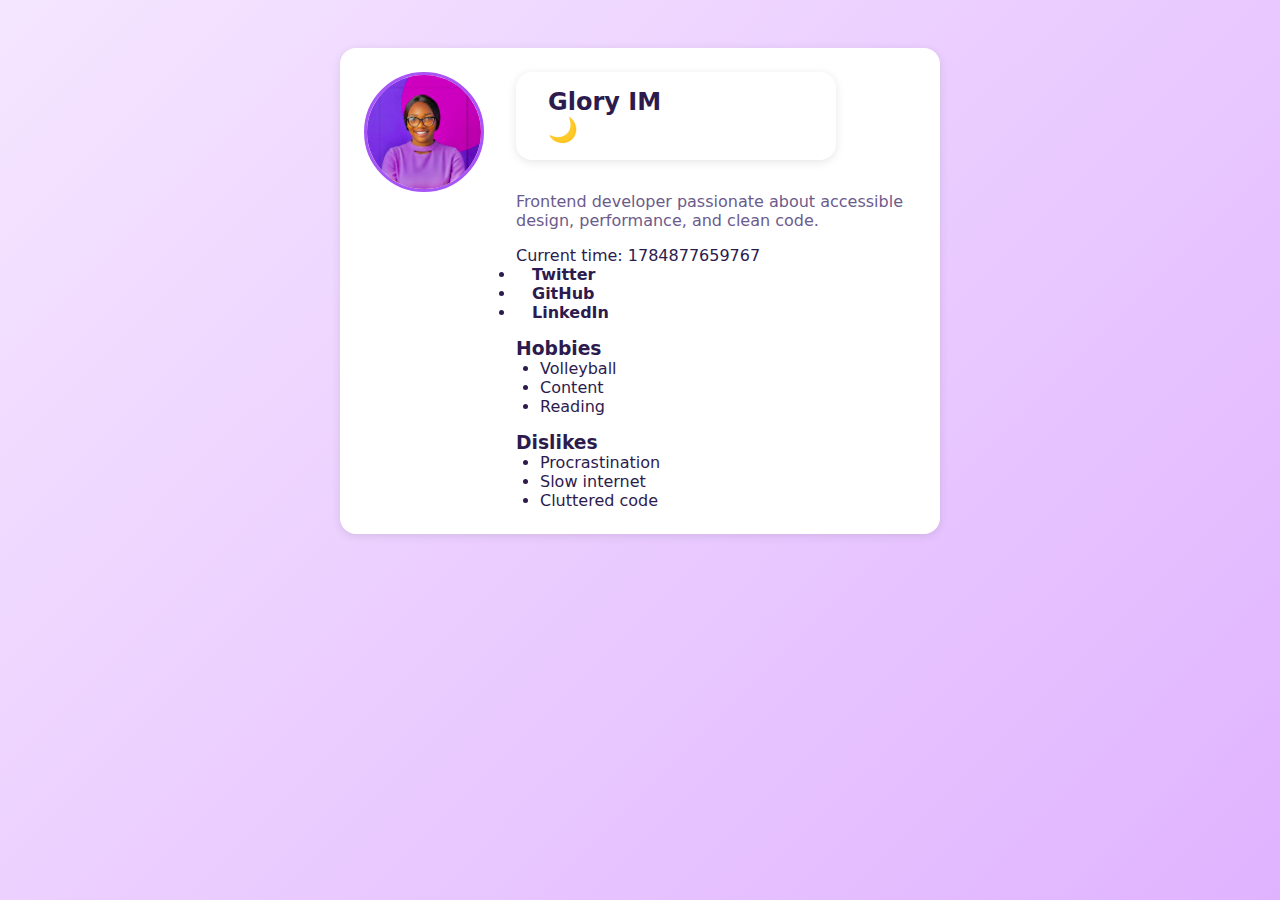
<file: index.html>
<!DOCTYPE html>
<html lang="en">
  <head>
    <meta charset="UTF-8" />
    <meta name="viewport" content="width=device-width, initial-scale=1.0" />
    <title>Profile Card</title>
    <link rel="stylesheet" href="style.css" />
  </head>
  <body>
    <article data-testid="test-profile-card" aria-label="User Profile Card">
      <figure>
        <img
          src="./assets/avatar.PNG"
          alt="Profile picture of Glory IM"
          data-testid="test-user-avatar"
        />
      </figure>

      <div class="info">
        <header>
          <h2 data-testid="test-user-name">Glory IM</h2>
          <button id="themeToggle" aria-label="Toggle dark and light mode">
            🌙
          </button>
        </header>

        <p data-testid="test-user-bio">
          Frontend developer passionate about accessible design, performance,
          and clean code.
        </p>

        <p>
          Current time:
          <time data-testid="test-user-time" id="userTime"></time>
        </p>

        <nav aria-label="Social links" data-testid="test-user-social-links">
          <ul>
            <li>
              <a
                href="https://x.com/techk_e4ma"
                target="_blank"
                rel="noopener noreferrer"
                data-testid="test-user-social-twitter"
                >Twitter</a
              >
            </li>
            <li>
              <a
                href="https://github.com/Glorypaul-pixel/profile-card-HNG13"
                target="_blank"
                rel="noopener noreferrer"
                data-testid="test-user-social-github"
                >GitHub</a
              >
            </li>
            <li>
              <a
                href="https://www.linkedin.com/in/madubueze-gloria-ifeoma/"
                target="_blank"
                rel="noopener noreferrer"
                data-testid="test-user-social-linkedin"
                >LinkedIn</a
              >
            </li>
          </ul>
        </nav>

        <section aria-label="User hobbies">
          <h3>Hobbies</h3>
          <ul data-testid="test-user-hobbies">
            <li>Volleyball</li>
            <li>Content</li>
            <li>Reading</li>
          </ul>
        </section>

        <section aria-label="User dislikes">
          <h3>Dislikes</h3>
          <ul data-testid="test-user-dislikes">
            <li>Procrastination</li>
            <li>Slow internet</li>
            <li>Cluttered code</li>
          </ul>
        </section>
      </div>
    </article>
    <script src="script.js"></script>
  </body>
</html>
</file>
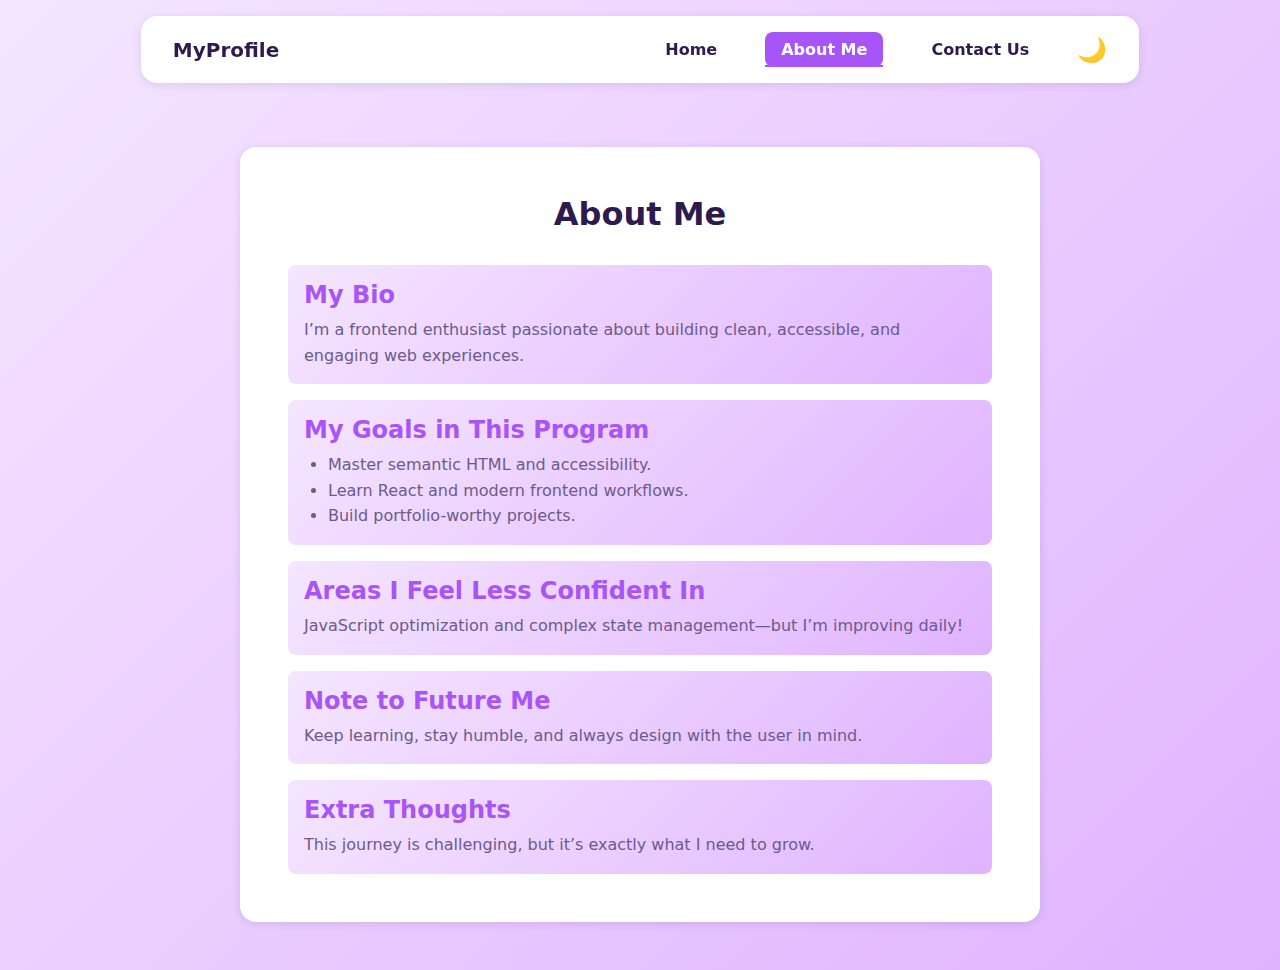
<file: aboutUs.html>
<!DOCTYPE html>
<html lang="en">
  <head>
    <meta charset="UTF-8" />
    <meta name="viewport" content="width=device-width, initial-scale=1.0" />
    <title>About Me</title>
    <link rel="stylesheet" href="style.css" />
  </head>
  <body>
    <header>
      <nav class="navbar">
        <div class="nav-brand">MyProfile</div>

        <button class="menu-toggle" id="menuToggle" aria-label="Toggle menu">
          ☰
        </button>

        <div class="nav-links" id="navLinks">
          <a href="index.html">Home</a>
          <a href="aboutUs.html">About Me</a>
          <a href="contactUs.html">Contact Us</a>
          <button id="themeToggle" aria-label="Toggle theme">🌙</button>
        </div>
      </nav>
    </header>

    <main data-testid="test-about-page">
      <h1>About Me</h1>

      <section data-testid="test-about-bio">
        <h2>My Bio</h2>
        <p>
          I’m a frontend enthusiast passionate about building clean, accessible,
          and engaging web experiences.
        </p>
      </section>

      <section data-testid="test-about-goals">
        <h2>My Goals in This Program</h2>
        <ul>
          <li>Master semantic HTML and accessibility.</li>
          <li>Learn React and modern frontend workflows.</li>
          <li>Build portfolio-worthy projects.</li>
        </ul>
      </section>

      <section data-testid="test-about-confidence">
        <h2>Areas I Feel Less Confident In</h2>
        <p>
          JavaScript optimization and complex state management—but I’m improving
          daily!
        </p>
      </section>

      <section data-testid="test-about-future-note">
        <h2>Note to Future Me</h2>
        <p>
          Keep learning, stay humble, and always design with the user in mind.
        </p>
      </section>

      <section data-testid="test-about-extra">
        <h2>Extra Thoughts</h2>
        <p>
          This journey is challenging, but it’s exactly what I need to grow.
        </p>
      </section>
    </main>
    <script src="js/script.js"></script>
    <script src="js/theme.js"></script>
  </body>
</html>
</file>
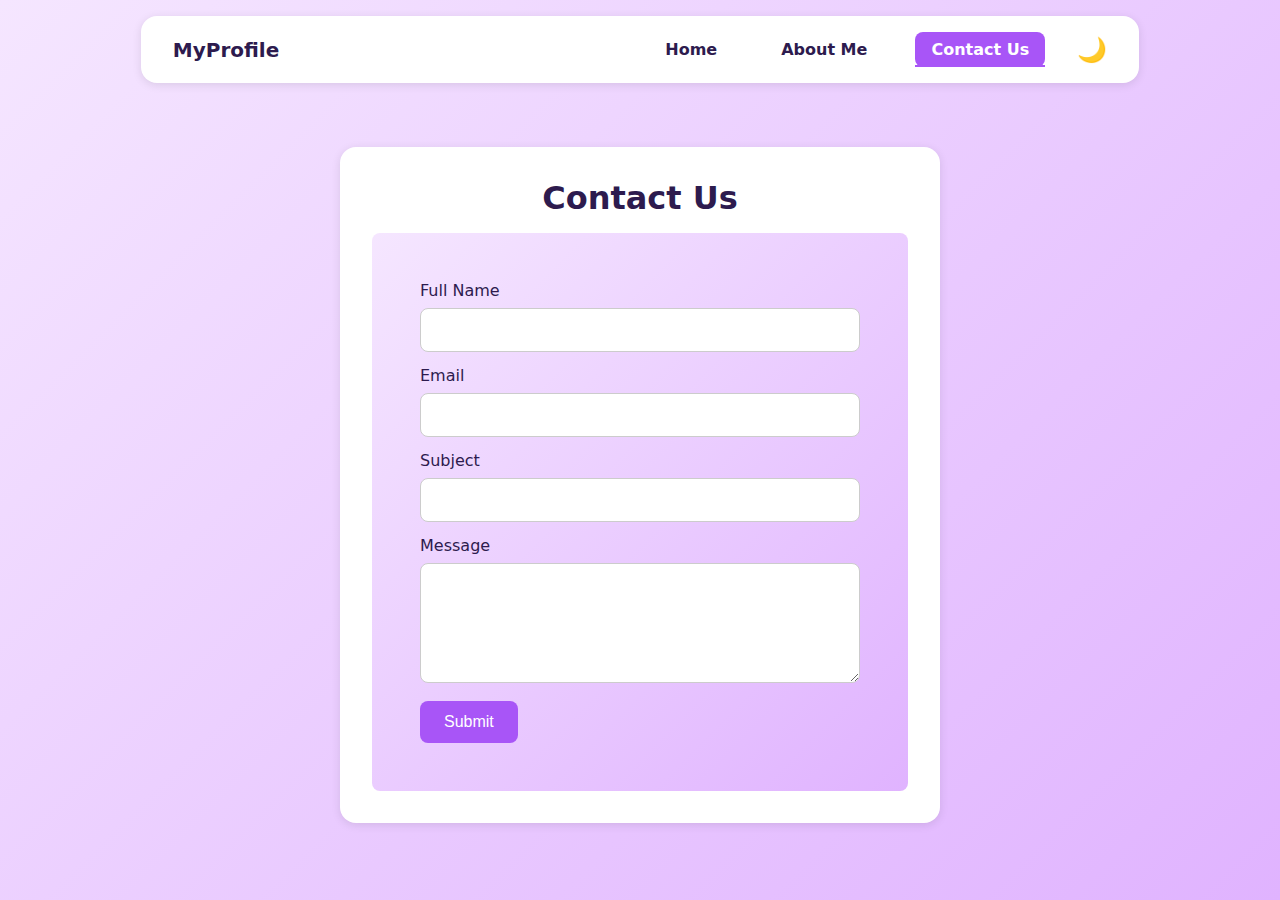
<file: contactUs.html>
<!DOCTYPE html>
<html lang="en">
  <head>
    <meta charset="UTF-8" />
    <meta name="viewport" content="width=device-width, initial-scale=1.0" />
    <title>Contact Me</title>
    <link rel="stylesheet" href="style.css" />
  </head>
  <body>
    <header>
      <nav class="navbar">
        <div class="nav-brand">MyProfile</div>

        <button class="menu-toggle" id="menuToggle" aria-label="Toggle menu">
          ☰
        </button>

        <div class="nav-links" id="navLinks">
          <a href="index.html">Home</a>
          <a href="aboutUs.html">About Me</a>
          <a href="contactUs.html">Contact Us</a>
          <button id="themeToggle" aria-label="Toggle theme">🌙</button>
        </div>
      </nav>
    </header>

    <main data-testid="test-contact-page" class="contactUsPage">
      <h1>Contact Us</h1>
      <form id="contactForm" novalidate>
        <div>
          <label for="name">Full Name</label>
          <input
            type="text"
            id="name"
            data-testid="test-contact-name"
            aria-describedby="test-contact-error-name"
            required
          />
          <p id="test-contact-error-name" class="error" aria-live="polite"></p>
        </div>

        <div>
          <label for="email">Email</label>
          <input
            type="email"
            id="email"
            data-testid="test-contact-email"
            aria-describedby="test-contact-error-email"
            required
          />
          <p id="test-contact-error-email" class="error" aria-live="polite"></p>
        </div>

        <div>
          <label for="subject">Subject</label>
          <input
            type="text"
            id="subject"
            data-testid="test-contact-subject"
            aria-describedby="test-contact-error-subject"
            required
          />
          <p
            id="test-contact-error-subject"
            class="error"
            aria-live="polite"
          ></p>
        </div>

        <div>
          <label for="message">Message</label>
          <textarea
            id="message"
            data-testid="test-contact-message"
            aria-describedby="test-contact-error-message"
            required
          ></textarea>
          <p
            id="test-contact-error-message"
            class="error"
            aria-live="polite"
          ></p>
        </div>

        <button type="submit" data-testid="test-contact-submit">Submit</button>

        <p id="test-contact-success" class="success" aria-live="polite" hidden>
          Thank you! Your message has been sent.
        </p>
      </form>
    </main>
    <script src="js/theme.js"></script>
    <script src="js/validate.js"></script>
  </body>
</html>
</file>
<file: style.css>
* {
  margin: 0;
  padding: 0;
  box-sizing: border-box;
}

:root {
  --bg-gradient: linear-gradient(135deg, #f5e6ff, #e0b3ff);
  --card-bg: #ffffff;
  --text: #2d1b4e;
  --muted: #6b5b8c;
  --primary: #a855f7;
  --shadow: 0 2px 10px rgba(0, 0, 0, 0.1);
}

/* DARK THEME STYLING */
[data-theme="dark"] {
  --bg-gradient: linear-gradient(135deg, #3b1f5f, #6a0dad);
  --card-bg: #2a1b3d;
  --text: #f3e8ff;
  --muted: #c4b5fd;
  --primary: #c084fc;
  --shadow: 0 2px 10px rgba(255, 255, 255, 0.1);
}


body {
  background: var(--bg-gradient);
  color: var(--text);
  font-family: system-ui, -apple-system, sans-serif;
  min-height: 100vh;
  padding: 1rem;
  display: flex;
  flex-direction: column;
  align-items: center;
  transition: background 0.5s ease, color 0.3s ease;
}

/* HEADER & NAVBAR STYLIMG*/
 header {
  width: 80%;
  background: var(--card-bg);
  box-shadow: var(--shadow);
  border-radius: 1rem;
  padding: 1rem 2rem;
  margin-bottom: 2rem;
  position: sticky;
  top: 0;
  z-index: 1000;
  transition: background 0.3s ease, box-shadow 0.3s ease;
}

.navbar {
  display: flex;
  justify-content: space-between;
  align-items: center;
}

.nav-brand {
  font-weight: 700;
  font-size: 1.25rem;
  color: var(--text);
}

/* NAV LINKS STYLING*/
.nav-links {
  display: flex;
  align-items: center;
  gap: 2rem;
  transition: all 0.3s ease;
}

nav a,
a {
  text-decoration: none;
  color: var(--text);
  font-weight: 600;
  font-size: 1rem;
  padding: 0.5rem 1rem;
  border-radius: 0.5rem;
  transition: background 0.3s ease, color 0.3s ease, transform 0.2s;
  position: relative;
}

nav a:hover,
nav a:focus {
  background: var(--primary);
  color: #fff;
  transform: translateY(-2px);
  outline: none;
}
a:hover {
  color: #a511d6;
  transform: translateY(-2px);
  outline: none;
}
nav a.active {
  background: var(--primary);
  color: #fff;
}

nav a::after {
  content: "";
  position: absolute;
  left: 50%;
  bottom: 0;
  width: 0;
  height: 2px;
  background: var(--primary);
  transition: width 0.3s ease, left 0.3s ease;
}

nav a:hover::after,
nav a.active::after {
  width: 100%;
  left: 0;
}

/* THEME TOGGLE BUTTON STLING*/
#themeToggle {
  background: none;
  border: none;
  cursor: pointer;
  font-size: 1.5rem;
  color: var(--primary);
  transition: transform 0.2s ease;
}

#themeToggle:hover {
  transform: scale(1.2);
}

/* HAMBURGER MENU BAR (FOR SMALL SCREEN )  */
 .menu-toggle {
  background: none;
  border: none;
  font-size: 1.8rem;
  color: var(--text);
  cursor: pointer;
  display: none;
  transition: transform 0.2s;
}

.menu-toggle:hover {
  transform: scale(1.1);
}

/* HOME PAGE STYLIMG (PROFILE CARD) */
 article[data-testid="test-profile-card"] {
  background: var(--card-bg);
  box-shadow: var(--shadow);
  border-radius: 1rem;
  display: flex;
  flex-direction: column;
  align-items: center;
  max-width: 600px;
  width: 100%;
  padding: 1.5rem;
  margin: 2rem auto;
  transition: all 0.3s ease;
}

figure {
  margin: 0;
  text-align: center;
}

img[data-testid="test-user-avatar"] {
  width: 120px;
  height: 120px;
  object-fit: cover;
  border-radius: 50%;
  border: 3px solid var(--primary);
}

p[data-testid="test-user-bio"] {
  color: var(--muted);
  text-align: center;
  margin-bottom: 1rem;
}
.details {
  margin-top: 1rem;
  background: var(--bg-gradient);
  padding: 1rem;
  border-radius: 0.5rem;
}
section {
  margin-top: 1rem;
  width: 100%;
}

section ul {
  list-style: disc;
  padding-left: 1.5rem;
}

/* CONTACT PAGE STYLING */
.contactUsPage {
  background: var(--card-bg);
  box-shadow: var(--shadow);
  border-radius: 1rem;
  padding: 2rem;
  max-width: 600px;
  width: 100%;
  margin: 2rem auto;
  display: flex;
  flex-direction: column;
  gap: 1rem;
}
.contactUsPage h1 {
  text-align: center;
}
form#contactForm {
  background: var(--bg-gradient);
  padding: 1rem;
  border-radius: 0.5rem;
}
form#contactForm label {
  font-weight: 500;
  color: var(--text);
  margin-bottom: 0.25rem;
}

form#contactForm input,
form#contactForm textarea {
  padding: 0.75rem 1rem;
  border-radius: 0.5rem;
  margin-top: .5rem;
  border: 1px solid #ccc;
  font-size: 1rem;
  background: var(--card-bg);
  color: var(--text);
  transition: border-color 0.3s;
  width: 100%;
}

form#contactForm input:focus,
form#contactForm textarea:focus {
  border-color: var(--primary);
  outline: none;
}

form#contactForm textarea {
  resize: vertical;
  min-height: 120px;
}

button[data-testid="test-contact-submit"] {
  padding: 0.75rem 1.5rem;
  border: none;
  border-radius: 0.5rem;
  background: var(--primary);
  color: #fff;
  font-size: 1rem;
  cursor: pointer;
  transition: background 0.3s, transform 0.2s;
}

button[data-testid="test-contact-submit"]:hover {
  background: #d977f0;
  transform: scale(1.05);
}

p.error {
  color: #ef4444;
  font-size: 0.875rem;
  min-height: 1em;
}

p.success {
  color: #22c55e;
  font-size: 1rem;
  text-align: center;
}

/* ABOUT PAGE STYLIMG */
 main[data-testid="test-about-page"] {
  max-width: 800px;
  width: 90%;
  margin: 2rem auto;
  padding: 2rem;
  background: var(--card-bg);
  box-shadow: var(--shadow);
  border-radius: 1rem;
}

main[data-testid="test-about-page"] h1 {
  text-align: center;
  margin-bottom: 2rem;
}

main[data-testid="test-about-page"] section h2 {
  color: var(--primary);
  margin-bottom: 0.5rem;
}

main[data-testid="test-about-page"] section p,
main[data-testid="test-about-page"] section ul {
  color: var(--muted);
  line-height: 1.6;
}
main section {
  background: var(--bg-gradient);
  border-radius: 0.5rem;
  padding: 1rem;
}

/* RESPONSIVENESS (SMALL SCREEN STYLING) */
 @media (max-width: 768px) {
  article[data-testid="test-profile-card"],
  form#contactForm,
  main[data-testid="test-about-page"] {
    padding: 1.5rem;
  }
 header {
  width: 100%;

}
  .menu-toggle {
    display: block;
  }

  .nav-links {
    position: absolute;
    top: 70px;
    right: 1rem;
    background: var(--card-bg);
    box-shadow: var(--shadow);
    border-radius: 0.75rem;
    padding: 1rem;
    flex-direction: column;
    align-items: flex-start;
    gap: 1rem;
    width: 95%;
    transform: translateY(-20px);
    opacity: 0;
    pointer-events: none;
  }

  .nav-links.open {
    transform: translateY(0);
    opacity: 1;
    pointer-events: all;
  }

  .nav-links a {
    width: 100%;
    text-align: left;
  }
}

@media (min-width: 900px) {
  article[data-testid="test-profile-card"] {
    flex-direction: row;
    align-items: flex-start;
    gap: 2rem;
  }

  figure {
    flex-shrink: 0;
  }

  .info {
    flex: 1;
  }

  p[data-testid="test-user-bio"] {
    text-align: left;
  }

  main[data-testid="test-about-page"],
  form#contactForm {
    padding: 3rem;
  }
}
</file>
